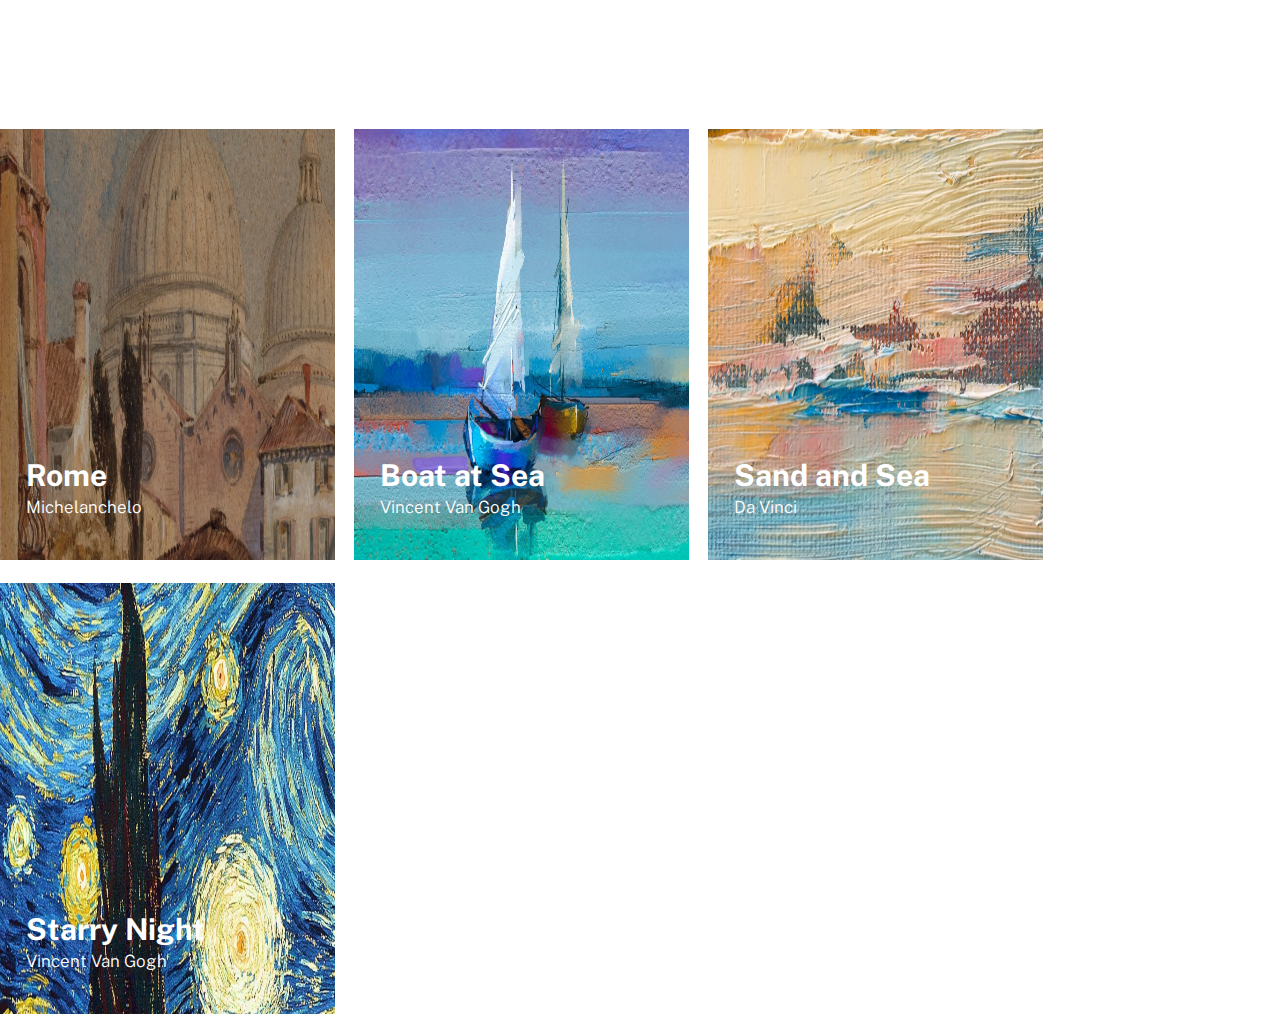
<file: desafio-html-css-lista/index.html>
<!DOCTYPE html>
<html lang="en">

<head>
    <meta charset="UTF-8">
    <meta http-equiv="X-UA-Compatible" content="IE=edge">
    <meta name="viewport" content="width=device-width, initial-scale=1.0">
    <link rel="stylesheet" href="./src/css/style.css">
    <title>Lista</title>
</head>

<body>
    <section class="inicial">
        <div class="pinturas">
            <div class="quadro rome">
                <h2>Rome</h2>
                <p>Michelanchelo</p>
                <img src="./src/images/6.jpg" alt="Quadro Rome">
            </div>
            <div class="quadro boats">
                <h2>Boat at Sea</h2>
                <p>Vincent Van Gogh</p>
                <img src="./src/images/3.jpg" alt="Quadro Boat at Sea">
            </div>
            <div class="quadro sand-and-sea">
                <h2>Sand and Sea</h2>
                <p>Da Vinci</p>
                <img src="./src/images/4.jpg" alt="Quadro Sand and Sea">
            </div>
            <div class="quadro starry-night">
                <h2>Starry Night</h2>
                <p>Vincent Van Gogh</p>
                <img src="./src/images/5.jpg" alt="Quadro Starry Night">
            </div>
        </div>
    </section>
</body>

</html>
</file>
<file: desafio-html-css-lista/src/css/style.css>
@import url('https://fonts.googleapis.com/css2?family=Public+Sans:wght@300;700&family=Source+Serif+Pro:wght@300&display=swap');
 
*{
    font-family: 'Public Sans', sans-serif;
    color: #fff;
    font-size: 17px;
    font-weight: 300;
    margin: 0;
}

h2:first-child{
    font-size: 30px;
    font-weight: 700;
    margin-bottom: 5px;
}

.inicial{
    display: flex;
    justify-content: center;  
}

.pinturas .quadro img{
    width: 335px;
    height: 431px;
}

.pinturas{
    display: flex;
    flex-wrap: wrap;
    top: 129px;
    position: relative;
    gap: 19px;
}

.pinturas h2, .pinturas p{
    display: flex;
    position: absolute;
}

.pinturas h2{
    margin-left: 26px;
    margin-top: 328px;
}

.pinturas p{
    margin-left: 26px;
    margin-top: 368px;
}
</file>
